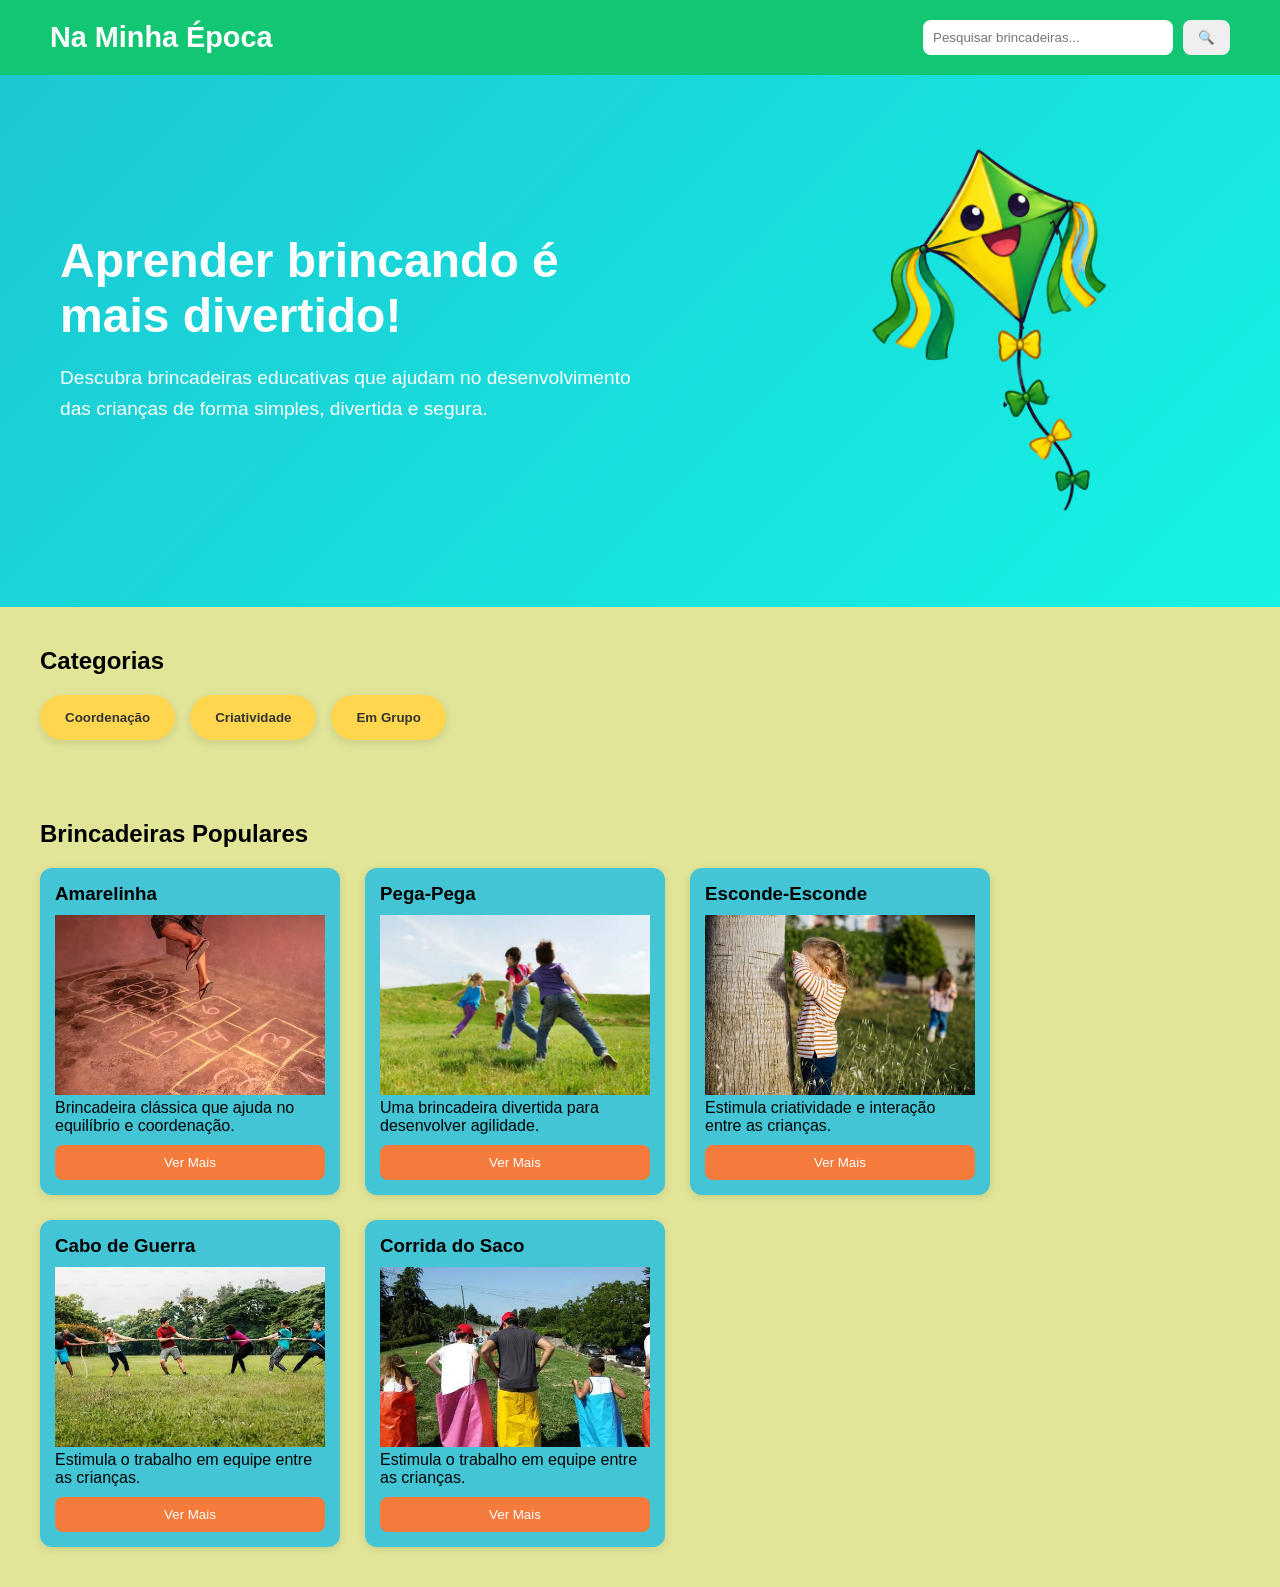
<file: index.html>
<!DOCTYPE html>
<html lang="pt-BR">
<head>
    <meta charset="UTF-8">
    <meta name="viewport" content="width=device-width, initial-scale=1.0">
    <title>Na Minha Época</title>

    <link rel="stylesheet" href="css/style.css">
    <link rel="stylesheet" href="css/home.css">
</head>

<body>

    <header class="header">
        <div class="logo">
            <h1>Na Minha Época</h1>
        </div>

        <div class="pesquisa">
            <input
                type="text"
                placeholder="Pesquisar brincadeiras..."
                id="campoPesquisa"
            >
            <button>🔍</button>
        </div>
    </header>

    <section class="hero">

        <div class="hero-texto">
            <h2>Aprender brincando é mais divertido!</h2>
    
            <p>
                Descubra brincadeiras educativas que ajudam no desenvolvimento
                das crianças de forma simples, divertida e segura.
            </p>
        </div>
    
        <div class="hero-imagem">
            <img src="assets/mascote.png" alt="Mascote brincando">
        </div>
    
    </section>

    <section class="categorias">
        <h2>Categorias</h2>

        <div class="categoria-botoes">
            <button> Coordenação</button>
            <button>Criatividade</button>
            <button> Em Grupo</button>
         
        </div>
    </section>

    <section class="brincadeiras">
        <h2>Brincadeiras Populares</h2>

        <div class="cards">

            <div class="card">
                <div class="card-conteudo">

                    <h3 class="nome-brincadeira">Amarelinha</h3>

                    <img src="assets/amarelinha.png" alt="Amarelinha">

            
                    <p>
                        Brincadeira clássica que ajuda no equilíbrio e coordenação.
                    </p>

      

                    <button>Ver Mais</button>

                </div>
            </div>

            <div class="card">
                <div class="card-conteudo">

                    <h3 class="nome-brincadeira">Pega-Pega</h3>

                    <img src="assets/pega pega.jpg" alt="Pega-pega">


                    <p>
                        Uma brincadeira divertida para desenvolver agilidade.
                    </p>

           

                    <button>Ver Mais</button>

                </div>
            </div>

            <div class="card">
                <div class="card-conteudo">

                    <h3 class="nome-brincadeira">Esconde-Esconde</h3>

                    <img src="assets/esconde esconde.png" alt="Esconde-esconde">

                    <p>
                        Estimula criatividade e interação entre as crianças.
                    </p>

                    <button>Ver Mais</button>

                </div>
            </div>

            <div class="card">
                <div class="card-conteudo">

                    <h3 class="nome-brincadeira">Cabo de Guerra</h3>

                    <img src="assets/cabo-de-guerra.jpg" alt="Cabo de guerra">

                    <p>
                        Estimula o trabalho em equipe entre as crianças.
                    </p>

                    <button>Ver Mais</button>

                </div>
            </div>

            <div class="card">
                <div class="card-conteudo">

                    <h3 class="nome-brincadeira">Corrida do Saco</h3>

                    <img src="assets/corrida-do-saco.jpg" alt="Corrida do saco">

                    <p>
                        Estimula o trabalho em equipe entre as crianças.
                    </p>

                    <button>Ver Mais</button>

                </div>
            </div>

        </div> <!-- fecha .cards -->

    </section>

            </div>
        </div>
        </div>
    </section>

    <script src="js/busca.js?v=1"></script>

</body>
</html>
</file>
<file: css/style.css>
*{
    margin:0;
    padding:0;
    box-sizing:border-box;
}

body{
    font-family: Arial, Helvetica, sans-serif;
    background-color:#dbe185d7
}
</file>
<file: css/home.css>
/* ====================
       CABEÇA
 ====================== */

.header{
    display:flex;
    justify-content:space-between;
    align-items:center;

    padding:20px 50px;

    background-color:#13c673;
    color:rgb(255, 255, 255);
}

.logo h1{
    font-size:1.8rem;
}

.hero {
    display: flex;
    align-items: center;
    justify-content: space-between;
    padding: 40px 80px;
    min-height: 300px;
}

.hero-texto {
    width: 55%;
}

.hero-texto h2 {
    font-size: 40px;
    margin-bottom: 20px;
}

.hero-texto p {
    font-size: 18px;
    line-height: 1.6;
}

.hero-imagem {
    width: 40%;
    display: flex;
    justify-content: center;
    align-items: center;
}

.hero-imagem img {
    width: 250px;
    height: auto;
    object-fit: contain;
}
/*==================
BOTÃO DE PESQUISA
 ==================*/
.pesquisa{
    display:flex;
    gap:10px;
}

.pesquisa input{
    padding:10px;
    width:250px;

    border:none;
    border-radius:8px;
}

.pesquisa button{
    padding:10px 15px;

    border:none;
    border-radius:8px;

    cursor:pointer;
}

button:hover{
    background-color: #dfdfdf;}

/* ====================
   CARDS
==================== */

.brincadeiras{
    padding:40px;
}

.brincadeiras h2{
    margin-bottom:20px;
}

.cards{
    display:flex;
    flex-wrap:wrap;
    gap:25px;
}

.card{
    width:300px;

    background:rgb(68, 197, 214);

    border-radius:12px;

    overflow:hidden;

    box-shadow:0 2px 10px rgba(0,0,0,0.1);

    transition:0.3s;
}

.card:hover{
    transform:translateY(-5px);
}

.card img{
    width:100%;
    height:180px;

    object-fit:cover;
}

.card-conteudo{
    padding:15px;
}

.card-conteudo h3{
    margin-bottom:10px;
}

.card-conteudo p{
    margin-bottom:10px;
}

.card-conteudo span{
    display:block;
    margin-bottom:15px;
}

.card-conteudo button{
    width:100%;

    padding:10px;

    border:none;

    border-radius:8px;

    background:#f47b3b;

    color:white;

    cursor:pointer;
}


.card-conteudo button:hover{
    background-color: #e07136;}

/* ====================
   HERO
==================== */

.hero{
    display:flex;
    justify-content:space-between;
    align-items:center;

    padding:60px;

    background:linear-gradient(
        135deg,
        #1cc7d3,
        #15f3e4
    );

    color:rgb(255, 255, 255);
}

.hero-texto{
    max-width:600px;
}

.hero-texto h2{
    font-size:3rem;
    margin-bottom:20px;
}

.hero-texto p{
    font-size:1.2rem;
    margin-bottom:25px;
}

.hero-texto button{
    padding:15px 30px;

    border:none;
    border-radius:30px;

    font-size:1rem;
    cursor:pointer;

    background:white;
    color:#000000;
    font-weight:bold;
}

.hero-emoji{
    font-size:4rem;
}

/* ====================
   CATEGORIAS
==================== */

.categorias{
    padding:40px;
}

.categorias h2{
    margin-bottom:20px;
}

.categoria-botoes{
    display:flex;
    flex-wrap:wrap;
    gap:15px;
}

.categoria-botoes button{
    padding:15px 25px;

    border:none;
    border-radius:50px;

    background:#ffd64e;

    color:#333;

    font-weight:bold;

    box-shadow:0 3px 10px rgba(0,0,0,0.1);

    cursor:pointer;

    transition:0.3s;
}

.categoria-botoes button:hover{
    background-color: #f1c63a;}

    @media (max-width: 768px) {
        .hero {
            flex-direction: column;
            text-align: center;
            padding: 30px 20px;
        }
    
        .hero-texto {
            width: 100%;
        }
    
        .hero-texto h2 {
            font-size: 30px;
        }
    
        .hero-imagem {
            width: 100%;
            margin-top: 20px;
        }
    
        .hero-imagem img {
            width: 180px;
        }
    }
</file>
